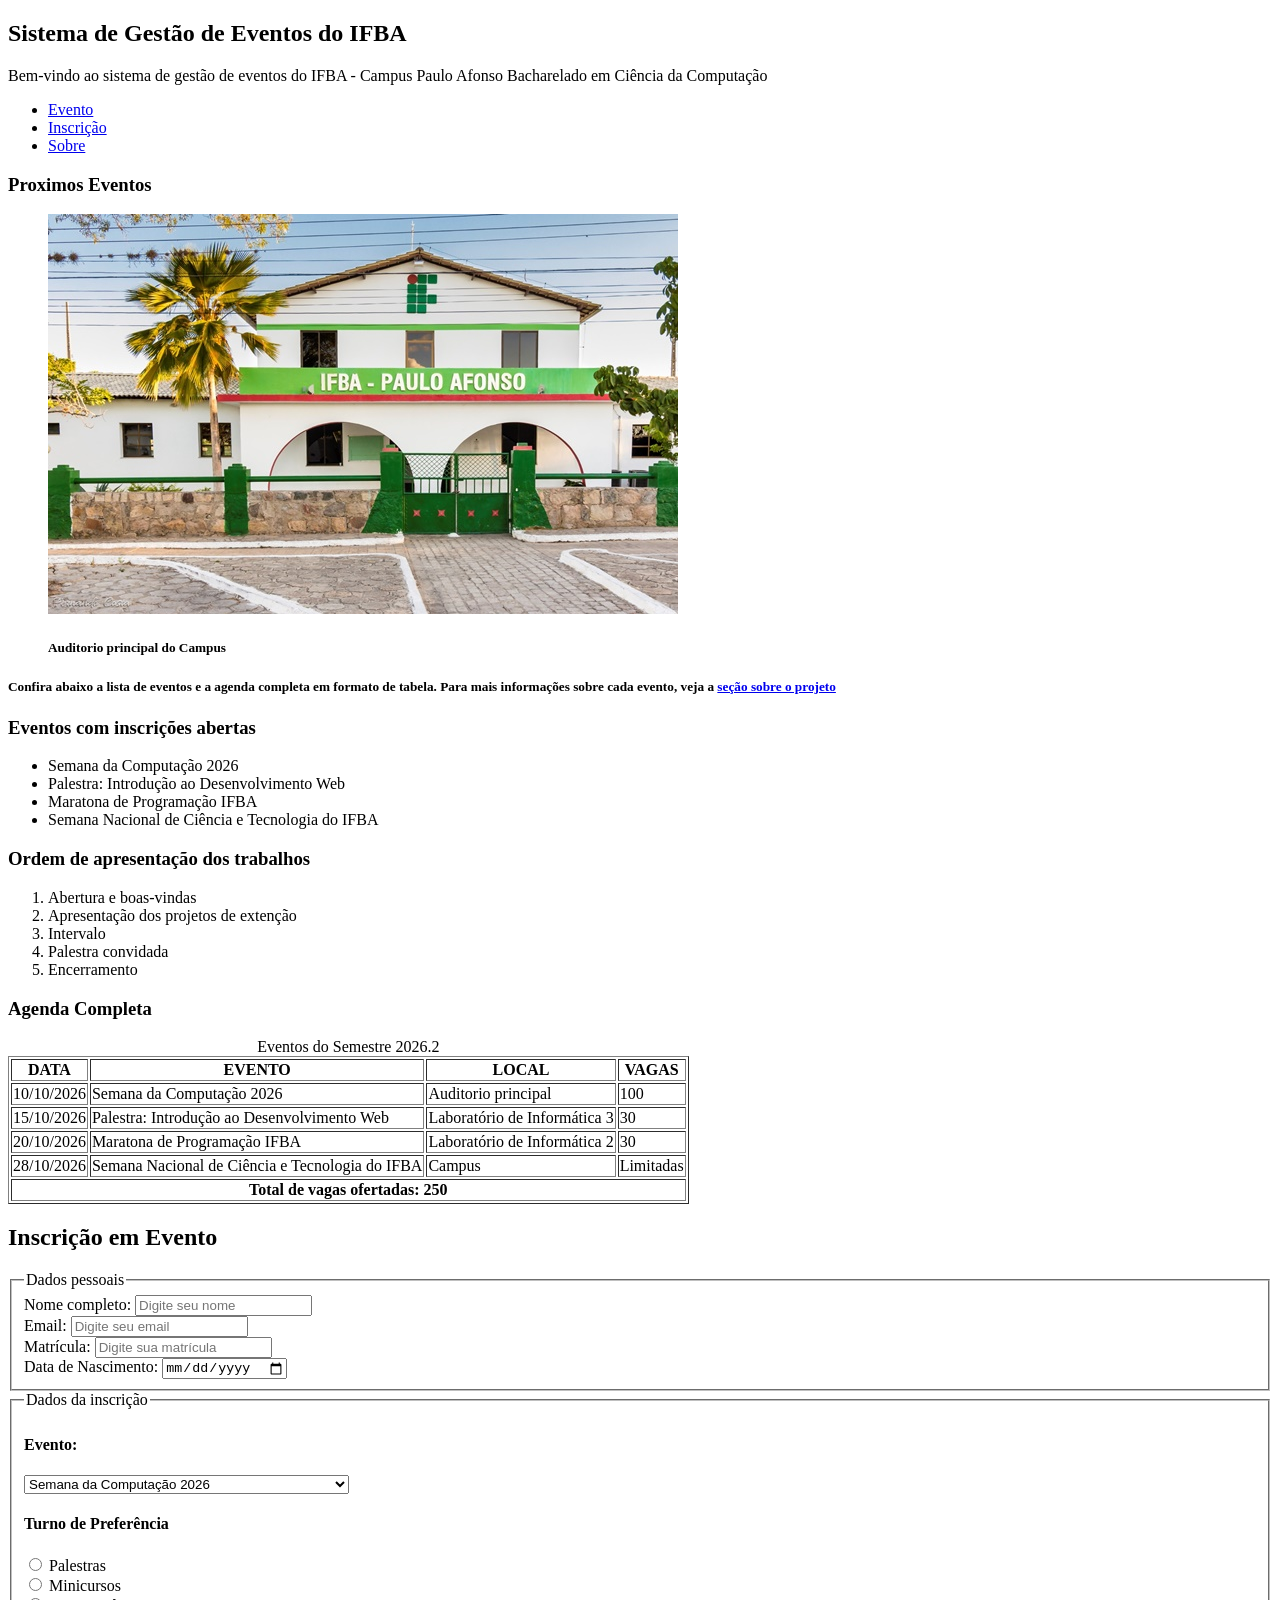
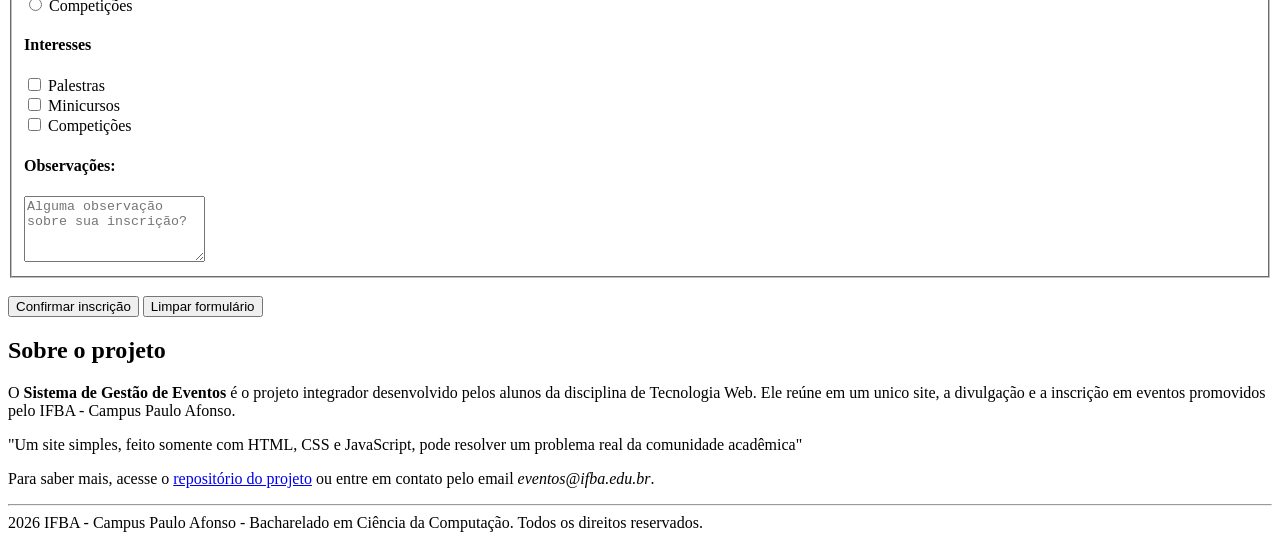
<file: atividades/index.html>
<!DOCTYPE html>
<html lang="pt-br">
<head>
    <meta charset="UTF-8">
    <meta name="viewport" content="width=device-width, initial-scale=1.0">
    <title>Formulários e Tabelas</title>
</head>
<body>

    <h2>Sistema de Gestão de Eventos do IFBA</h2>
    <p>Bem-vindo ao sistema de gestão de eventos do IFBA - Campus Paulo Afonso
        Bacharelado em Ciência da Computação</p>

        <ul>
            <li><a href="#">Evento</a></li>
            <li><a href="#">Inscrição</a></li>
            <li><a href="#">Sobre</a></li>
        </ul>


    <h3>Proximos Eventos</h3>
    <figure class="container-imagem">
        <img src="faixada-ifba.jpg" alt="Faixada do IFBA">
        <h5>Auditorio principal do Campus</h5>
    </figure>

    <h5>Confira abaixo a lista de eventos e a agenda completa em formato de tabela.
        Para mais informações sobre cada evento, veja a 
        <a href="#">seção sobre o projeto</a>
    </h5>


    <h3>Eventos com inscrições abertas</h3>
    <ul>
        <li>Semana da Computação 2026</li>
        <li>Palestra: Introdução ao Desenvolvimento Web</li>
        <li>Maratona de Programação IFBA</li>
        <li>Semana Nacional de Ciência e Tecnologia do IFBA</li>
    </ul>

    <h3>Ordem de apresentação dos trabalhos</h3>
    <ol>
        <li>Abertura e boas-vindas</li>
        <li>Apresentação dos projetos de extenção</li>
        <li>Intervalo</li>
        <li>Palestra convidada</li>
        <li>Encerramento</li>
    </ol>

    <h3>Agenda Completa</h3>
    <table border="1">
    <caption>Eventos do Semestre 2026.2</caption>

    <thead>
        <tr>
            <th>DATA</th>
            <th>EVENTO</th>
            <th>LOCAL</th>
            <th>VAGAS</th>
        </tr>
    </thead>

    <tbody>
        <tr>
            <td>10/10/2026</td>
            <td>Semana da Computação 2026</td>
            <td>Auditorio principal</td>
            <td>100</td>
        </tr>

        <tr>
            <td>15/10/2026</td>
            <td>Palestra: Introdução ao Desenvolvimento Web</td>
            <td>Laboratório de Informática 3</td>
            <td>30</td>
        </tr>

        <tr>
            <td>20/10/2026</td>
            <td>Maratona de Programação IFBA</td>
            <td>Laboratório de Informática 2</td>
            <td>30</td>
        </tr>

        <tr>
            <td>28/10/2026</td>
            <td>Semana Nacional de Ciência e Tecnologia do IFBA</td>
            <td>Campus</td>
            <td>Limitadas</td>
        </tr>
    </tbody>

    <tfoot>
        <tr>
            <th colspan="4">Total de vagas ofertadas: 250</th>
        </tr>
    </tfoot>
    </table>


    <h2>Inscrição em Evento</h2>
    <form action="destino.html" method="post">
        <fieldset>
        <legend>Dados pessoais</legend>

        <div class="campo">
        <label>Nome completo:</label>
        <input type="text" placeholder="Digite seu nome">
        </div>
        
        <div class="campo">
        <label>Email:</label>
        <input type="email" placeholder="Digite seu email">
        </div>
       
        <div class="campo">
        <label>Matrícula:</label>
        <input type="text" placeholder="Digite sua matrícula">
        </div>
        
        <div class="campo">
        <label>Data de Nascimento:</label>
        <input type="date" placeholder="Digite sua data de nascimento">
        </div>
        </fieldset>
        
        <fieldset>
        <legend>Dados da inscrição</legend>

        <h4>Evento:</h4>
        <select name="evento" id="evento">
            <option value="semana-computacao">Semana da Computação 2026</option>
            <option value="palestra-web">Palestra: Introdução ao Desenvolvimento Web</option>
            <option value="maratona-programacao">Maratona de Programação IFBA</option>
            <option value="semana-ciencia-tecnologia">Semana Nacional de Ciência e Tecnologia do IFBA</option>
        </select>

        <h4>Turno de Preferência</h4>
        <input type="radio" id="interesses" name="interesses" value="Palestras"> Palestras <br>
        <input type="radio" id="interesses" name="interesses" value="Minicursos"> Minicursos <br>
        <input type="radio" id="interesses" name="interesses" value="Competicoes"> Competições <br>
        
        <h4>Interesses</h4>
        <input type="checkbox" id="interesses" name="interesses" value="Palestras"> Palestras <br>
        <input type="checkbox" id="interesses" name="interesses" value="Minicursos"> Minicursos <br>
        <input type="checkbox" id="interesses" name="interesses" value="Competicoes"> Competições <br>
    
        <div class="campo">
        <label><h4>Observações:</h4></label>
        <textarea rows="4" placeholder="Alguma observação sobre sua inscrição?"></textarea>
        </div>
        </fieldset>
    
        <br><button type="submit">Confirmar inscrição</button>
        <button type="reset">Limpar formulário</button>
    </form>

    <h2>Sobre o projeto</h2>
    <p>O <b>Sistema de Gestão de Eventos</b> é o projeto integrador desenvolvido pelos alunos da disciplina de Tecnologia Web.
    Ele reúne em um unico site, a divulgação e a inscrição em eventos promovidos pelo IFBA - Campus Paulo Afonso.
    <p>"Um site simples, feito somente com HTML, CSS e JavaScript, pode resolver um problema real da comunidade acadêmica"</p>
    <p>Para saber mais, acesse o <a href="#">repositório do projeto</a> ou entre em contato pelo email <i>eventos@ifba.edu.br</i>.</p>

    <hr>
    2026 IFBA - Campus Paulo Afonso - Bacharelado em Ciência da Computação. Todos os direitos reservados.

</body>
</html>
</file>
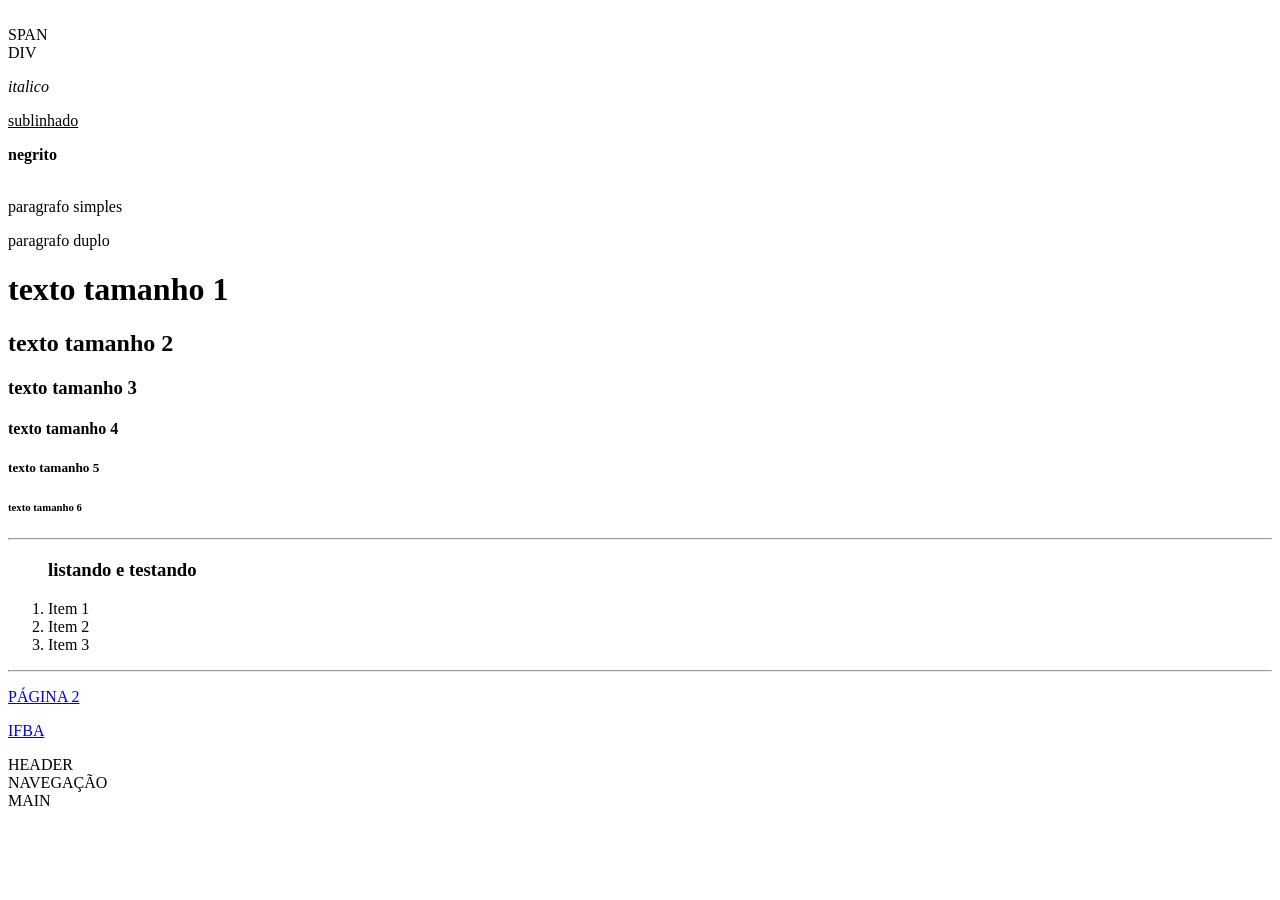
<file: aula1/index.html>
<!DOCTYPE html>
<html lang="pt-br">
<head>
    <meta charset="UTF-8">
    <meta name="viewport" content="width=device-width, initial-scale=1.0">
    <title>aula 01</title>
</head>
<br>
    <span> SPAN </span>
    <div> DIV </div>

    <p><i> italico </i></p>
    <p><u> sublinhado </u></p>
    <p><b> negrito </b></p>

    <br> paragrafo simples</br>
    <p> paragrafo duplo</p>

        <h1> texto tamanho 1 </h1>
        <h2> texto tamanho 2 </h2>
        <h3> texto tamanho 3 </h3>
        <h4> texto tamanho 4 </h4>
        <h5> texto tamanho 5 </h5>
        <h6> texto tamanho 6 </h6>

        <hr> 
        <ol>
            <h3>listando e testando</h3>
            <li>Item 1</li>
            <li>Item 2</li>
            <li>Item 3</li>
        </ol>
        <hr>

       <p><a href="page2.html"> PÁGINA 2 </a></p>
       <p><a href="https://www.ifba.edu.br"> IFBA </a></p>

       <header> HEADER </header>
       <nav> NAVEGAÇÃO </nav>
       <main> MAIN 
        <section></section>
       </main>

       
    
</body>
</html>
</file>
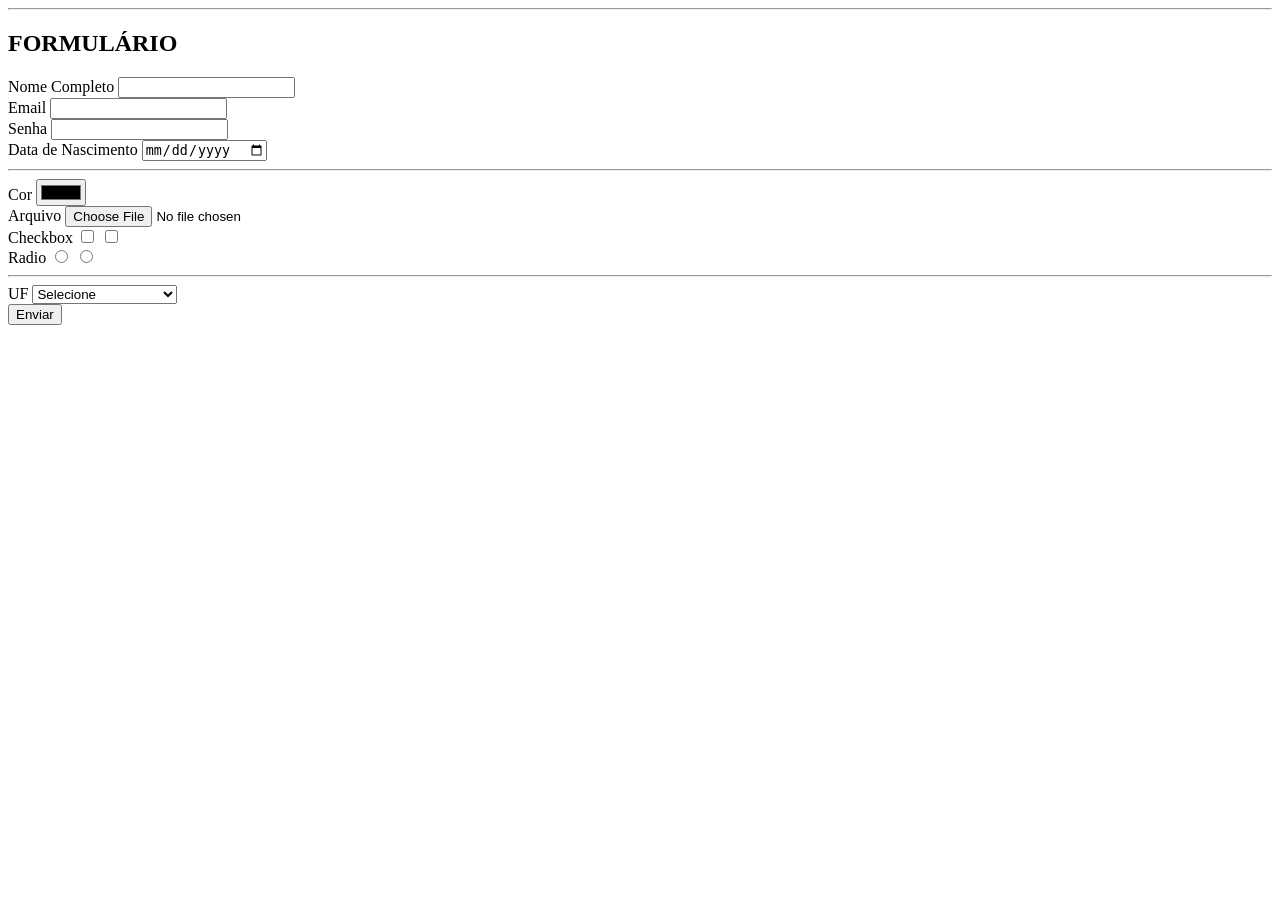
<file: formulario/index.html>
<!DOCTYPE html>
<hr lang="pt-br">
<head>
    <meta charset="UTF-8">
    <meta name="viewport" content="width=device-width, initial-scale=1.0">
    <title>Aula Forms</title>
</head>
<body>

    <h2>FORMULÁRIO</h2>
    
    <form action="destino.html" method="post">

        <label for="nome">Nome Completo</label> 
        <input type="text" id="nome" name="nome" required> <br>

        <label for="email">Email</label> 
        <input type="email" id="email" name="email" required> <br>

        <label for="senha">Senha</label> 
        <input type="password" id="senha" name="senha" required> <br>

        <label for="nascimento">Data de Nascimento</label> 
        <input type="date" id="nascimento" name="nascimento" required> <br>

        <hr>
        <label for="cor">Cor</label> 
        <input type="color" id="cor" name="cor" required> <br>

        <label for="file">Arquivo</label> 
        <input type="file" id="file" name="file" required> <br></form></body>
        </hr>

        <label for="termos">Checkbox</label> 
        <input type="checkbox" id="termos" name="termos" required> 
        <input type="checkbox" id="termos" name="termos" required> <br>
        
        <label for="radio">Radio</label> 
        <input type="radio" id="radio" name="radio" required> 
        <input type="radio" id="radio" name="radio" required> <br>

        <hr>
        <label for="uf">UF</label>
        <select id="uf" name="uf" required>
            <option value="">Selecione</option>
            <option value="AC">Acre</option>
            <option value="AL">Alagoas</option>
            <option value="AP">Amapá</option>
            <option value="AM">Amazonas</option>
            <option value="BA">Bahia</option>
            <option value="CE">Ceará</option>
            <option value="DF">Distrito Federal</option>
            <option value="ES">Espírito Santo</option>
            <option value="GO">Goiás</option>
            <option value="MA">Maranhão</option>
            <option value="MT">Mato Grosso</option>
            <option value="MS">Mato Grosso do Sul</option>
            <option value="MG">Minas Gerais</option>
            <option value="PA">Pará</option>
            <option value="PB">Paraíba</option>
            <option value="PR">Paraná</option>
            <option value="PE">Pernambuco</option>
            <option value="PI">Piauí</option>
            <option value="RJ">Rio de Janeiro</option>
            <option value="RN">Rio Grande do Norte</option>
            <option value="RS">Rio Grande do Sul</option>
            <option value="RO">Rondônia</option>
            <option value="RR">Roraima</option>
            <option value="SC">Santa Catarina</option>
            <option value="SP">São Paulo</option>
            <option value="SE">Sergipe</option>
            <option value="TO">Tocantins</option>
        </select><br>

        <button type="submit">Enviar</button>
    </form>


</body>
</html>
</file>
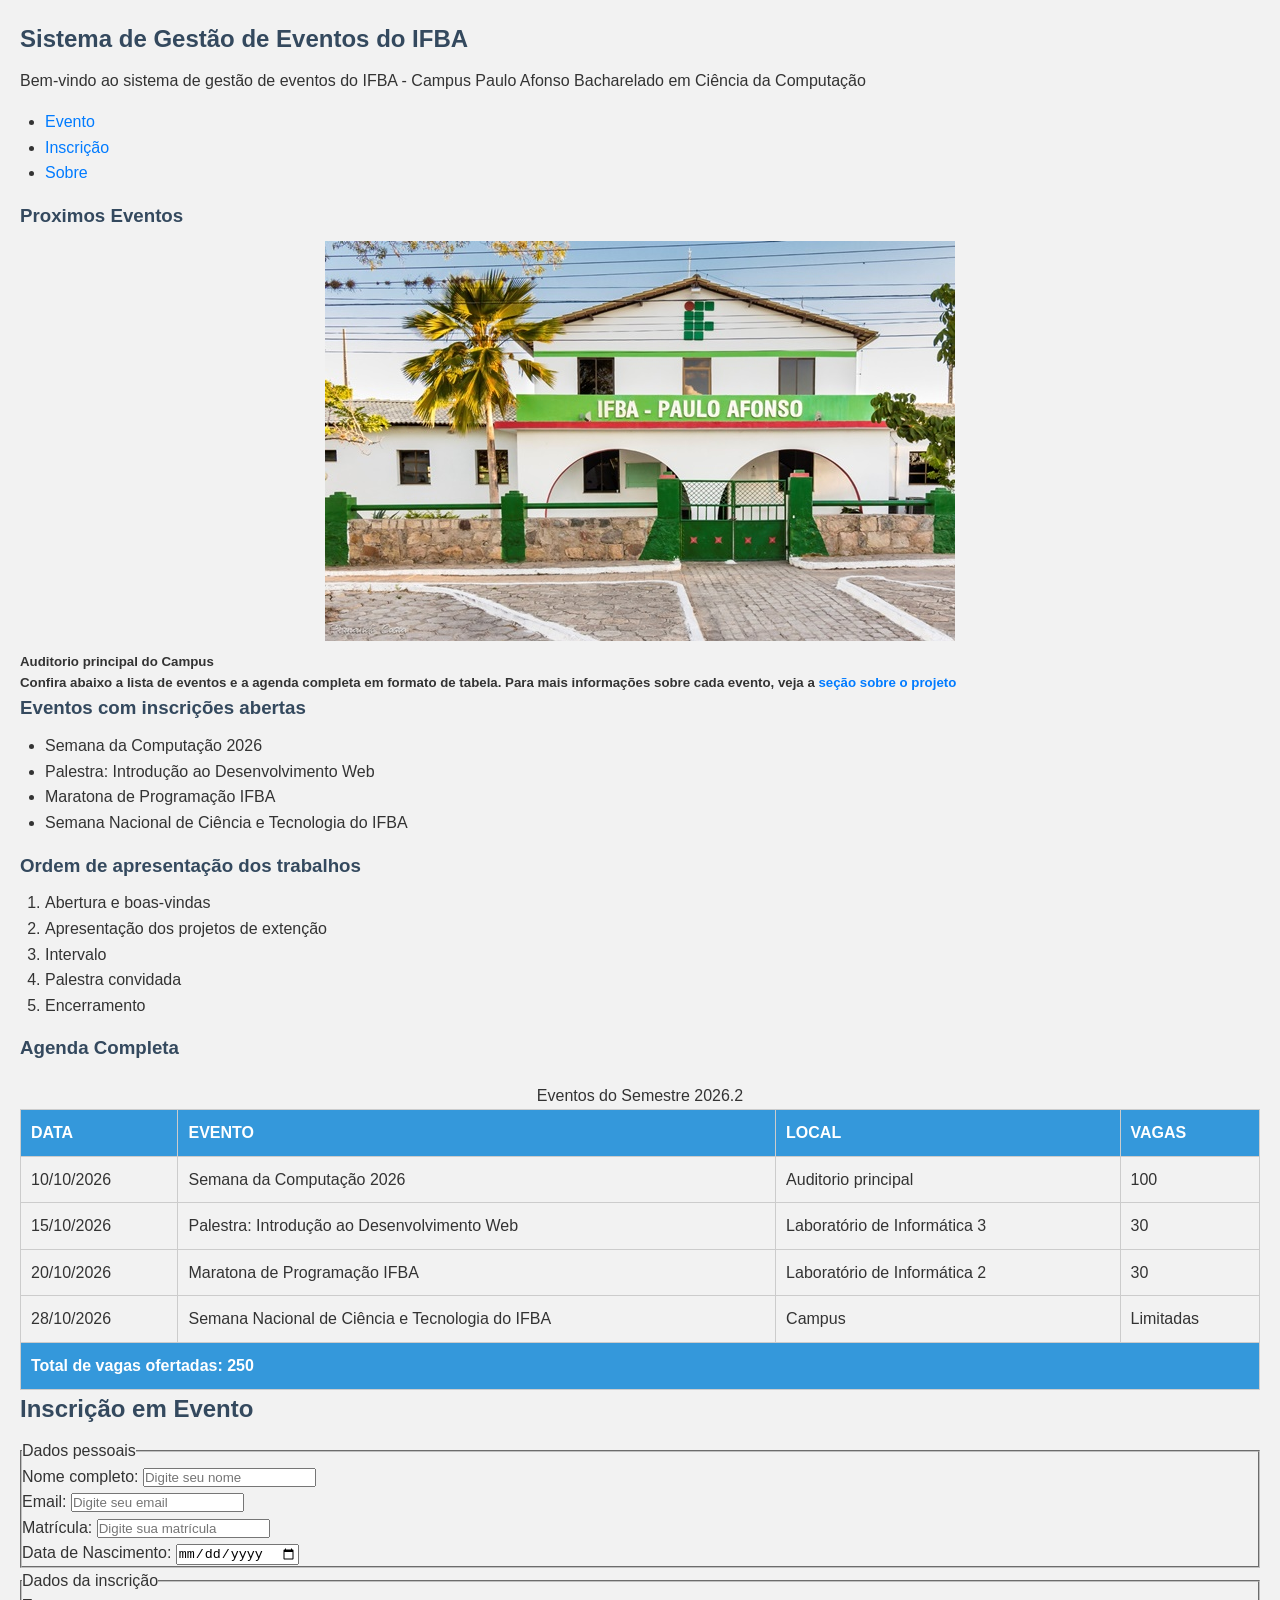
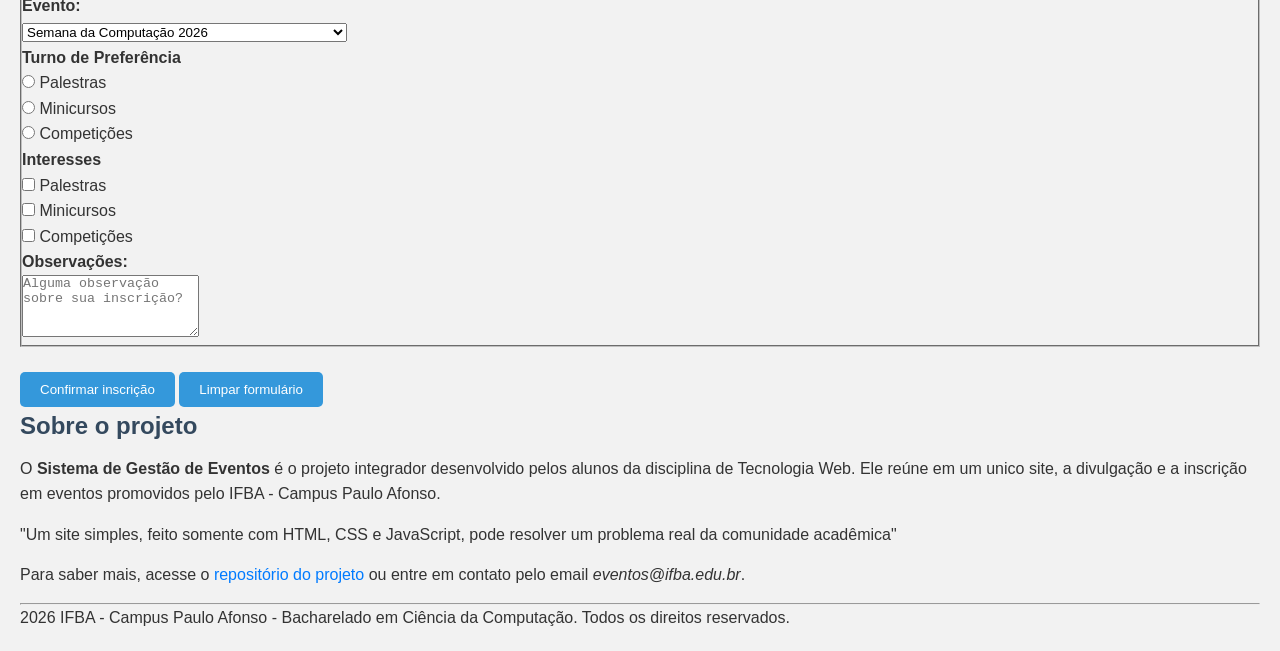
<file: atividades/att1/index.html>
<!DOCTYPE html>
<html lang="pt-br">
<head>
    <link rel="stylesheet" href="style.css">
    <meta charset="UTF-8">
    <meta name="viewport" content="width=device-width, initial-scale=1.0">
    <title>Formulários e Tabelas</title>
</head>
<body>

    <h2>Sistema de Gestão de Eventos do IFBA</h2>
    <p>Bem-vindo ao sistema de gestão de eventos do IFBA - Campus Paulo Afonso
        Bacharelado em Ciência da Computação</p>

        <ul>
            <li><a href="#">Evento</a></li>
            <li><a href="#">Inscrição</a></li>
            <li><a href="#">Sobre</a></li>
        </ul>


    <h3>Proximos Eventos</h3>
    <figure class="container-imagem">
        <img src="faixada-ifba.jpg" alt="Faixada do IFBA">
        <h5>Auditorio principal do Campus</h5>
    </figure>

    <h5>Confira abaixo a lista de eventos e a agenda completa em formato de tabela.
        Para mais informações sobre cada evento, veja a 
        <a href="#">seção sobre o projeto</a>
    </h5>


    <h3>Eventos com inscrições abertas</h3>
    <ul>
        <li>Semana da Computação 2026</li>
        <li>Palestra: Introdução ao Desenvolvimento Web</li>
        <li>Maratona de Programação IFBA</li>
        <li>Semana Nacional de Ciência e Tecnologia do IFBA</li>
    </ul>

    <h3>Ordem de apresentação dos trabalhos</h3>
    <ol>
        <li>Abertura e boas-vindas</li>
        <li>Apresentação dos projetos de extenção</li>
        <li>Intervalo</li>
        <li>Palestra convidada</li>
        <li>Encerramento</li>
    </ol>

    <h3>Agenda Completa</h3>
    <table border="1">
    <caption>Eventos do Semestre 2026.2</caption>

    <thead>
        <tr>
            <th>DATA</th>
            <th>EVENTO</th>
            <th>LOCAL</th>
            <th>VAGAS</th>
        </tr>
    </thead>

    <tbody>
        <tr>
            <td>10/10/2026</td>
            <td>Semana da Computação 2026</td>
            <td>Auditorio principal</td>
            <td>100</td>
        </tr>

        <tr>
            <td>15/10/2026</td>
            <td>Palestra: Introdução ao Desenvolvimento Web</td>
            <td>Laboratório de Informática 3</td>
            <td>30</td>
        </tr>

        <tr>
            <td>20/10/2026</td>
            <td>Maratona de Programação IFBA</td>
            <td>Laboratório de Informática 2</td>
            <td>30</td>
        </tr>

        <tr>
            <td>28/10/2026</td>
            <td>Semana Nacional de Ciência e Tecnologia do IFBA</td>
            <td>Campus</td>
            <td>Limitadas</td>
        </tr>
    </tbody>

    <tfoot>
        <tr>
            <th colspan="4">Total de vagas ofertadas: 250</th>
        </tr>
    </tfoot>
    </table>


    <h2>Inscrição em Evento</h2>
    <form action="destino.html" method="post">
        <fieldset>
        <legend>Dados pessoais</legend>

        <div class="campo">
        <label>Nome completo:</label>
        <input type="text" placeholder="Digite seu nome">
        </div>
        
        <div class="campo">
        <label>Email:</label>
        <input type="email" placeholder="Digite seu email">
        </div>
       
        <div class="campo">
        <label>Matrícula:</label>
        <input type="text" placeholder="Digite sua matrícula">
        </div>
        
        <div class="campo">
        <label>Data de Nascimento:</label>
        <input type="date" placeholder="Digite sua data de nascimento">
        </div>
        </fieldset>
        
        <fieldset>
        <legend>Dados da inscrição</legend>

        <h4>Evento:</h4>
        <select name="evento" id="evento">
            <option value="semana-computacao">Semana da Computação 2026</option>
            <option value="palestra-web">Palestra: Introdução ao Desenvolvimento Web</option>
            <option value="maratona-programacao">Maratona de Programação IFBA</option>
            <option value="semana-ciencia-tecnologia">Semana Nacional de Ciência e Tecnologia do IFBA</option>
        </select>

        <h4>Turno de Preferência</h4>
        <input type="radio" id="interesses" name="interesses" value="Palestras"> Palestras <br>
        <input type="radio" id="interesses" name="interesses" value="Minicursos"> Minicursos <br>
        <input type="radio" id="interesses" name="interesses" value="Competicoes"> Competições <br>
        
        <h4>Interesses</h4>
        <input type="checkbox" id="interesses" name="interesses" value="Palestras"> Palestras <br>
        <input type="checkbox" id="interesses" name="interesses" value="Minicursos"> Minicursos <br>
        <input type="checkbox" id="interesses" name="interesses" value="Competicoes"> Competições <br>
    
        <div class="campo">
        <label><h4>Observações:</h4></label>
        <textarea rows="4" placeholder="Alguma observação sobre sua inscrição?"></textarea>
        </div>
        </fieldset>
    
        <br><button type="submit">Confirmar inscrição</button>
        <button type="reset">Limpar formulário</button>
    </form>

    <h2>Sobre o projeto</h2>
    <p>O <b>Sistema de Gestão de Eventos</b> é o projeto integrador desenvolvido pelos alunos da disciplina de Tecnologia Web.
    Ele reúne em um unico site, a divulgação e a inscrição em eventos promovidos pelo IFBA - Campus Paulo Afonso.
    <p>"Um site simples, feito somente com HTML, CSS e JavaScript, pode resolver um problema real da comunidade acadêmica"</p>
    <p>Para saber mais, acesse o <a href="#">repositório do projeto</a> ou entre em contato pelo email <i>eventos@ifba.edu.br</i>.</p>

    <hr>
    2026 IFBA - Campus Paulo Afonso - Bacharelado em Ciência da Computação. Todos os direitos reservados.

</body>
</html>
</file>
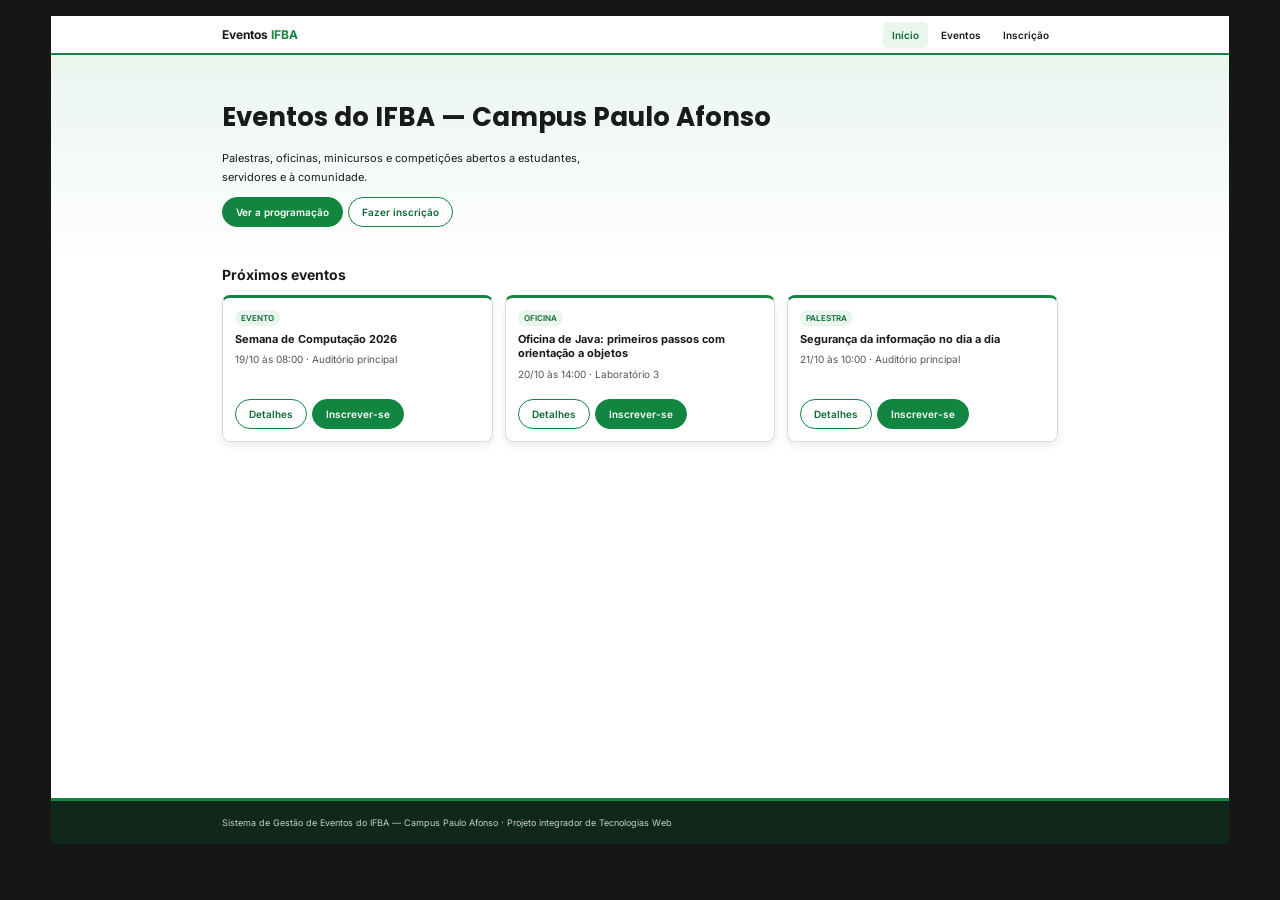
<file: atividades/att2/index.html>
<!DOCTYPE html>
<html lang="pt-br">
<head>
    <link rel="stylesheet" href="style.css">
    <meta charset="UTF-8">
    <meta name="viewport" content="width=device-width, initial-scale=1.0">
    <title>Eventos IFBA - campus Paulo Afonso</title>

    <link rel="stylesheet" href="style.css">

    <link rel="stylesheet" href="https://fonts.googleapis.com/css2?family=Inter:wght@400;500;600;700&family=Poppins:wght@700&display=swap"/>

</head>
<body>
     <div class="site">

        <header class="cabecalho">
            <div class="logo">
                Eventos <span>IFBA</span>
            </div>

            <nav class="menu">
                <a href="#" class="ativo">Início</a> 
                <a href="#eventos">Eventos</a>
                <a href="#inscricao">Inscrição</a>
            </nav>
        </header>

        <main>
            <section class="apresentacao">
                <h1>Eventos do IFBA — Campus Paulo Afonso</h1>

                <p>
                    Palestras, oficinas, minicursos e competições abertos a estudantes,
                    <br class="quebra">
                    servidores e à comunidade.
                </p>

                <div class="botoes">
                    <a href="#eventos" class="botao preenchido">
                        Ver a programação
                    </a>

                    <a href="#inscricao" class="botao contorno">
                        Fazer inscrição
                    </a>
                </div>
            </section>

            <section class="eventos" id="eventos">
                <h2>Próximos eventos</h2>

                <div class="lista-eventos">

                    <article class="card">
                        <span class="categoria">EVENTO</span>

                        <h3>Semana de Computação 2026</h3>

                        <p class="informacoes">
                            19/10 às 08:00 · Auditório principal
                        </p>

                        <div class="acoes">
                            <a href="#detalhes1" class="botao contorno">
                                Detalhes
                            </a>

                            <a href="#inscricao" class="botao preenchido">
                                Inscrever-se
                            </a>
                        </div>
                    </article>

                    <article class="card">
                        <span class="categoria">OFICINA</span>

                        <h3>Oficina de Java: primeiros passos com orientação a objetos</h3>

                        <p class="informacoes">
                            20/10 às 14:00 · Laboratório 3
                        </p>

                        <div class="acoes">
                            <a href="#detalhes2" class="botao contorno">
                                Detalhes
                            </a>

                            <a href="#inscricao" class="botao preenchido">
                                Inscrever-se
                            </a>
                        </div>
                    </article>

                    <article class="card">
                        <span class="categoria">PALESTRA</span>

                        <h3>Segurança da informação no dia a dia</h3>

                        <p class="informacoes">
                            21/10 às 10:00 · Auditório principal
                        </p>

                        <div class="acoes">
                            <a href="#detalhes3" class="botao contorno">
                                Detalhes
                            </a>

                            <a href="#inscricao" class="botao preenchido">
                                Inscrever-se
                            </a>
                        </div>
                    </article>

                </div>
            </section>
        </main>

        <footer class="rodape" id="inscricao">
            <p>
                Sistema de Gestão de Eventos do IFBA — Campus Paulo Afonso ·
                Projeto integrador de Tecnologias Web
            </p>
        </footer>

    </div>
</body>
</html>
</file>
<file: atividades/att1/style.css>
* {
    margin: 0;
    padding: 0;
    box-sizing: border-box;
}

body {
    font-family: Arial, sans-serif;
    background-color: #f2f2f2;
    color: #333;
    font-size: 16px;
    line-height: 1.6;
    padding: 20px;
}

h1 {
    color: #2c3e50;
    text-align: center;
    margin-bottom: 20px;
}

h2, h3 {
    color: #34495e;
    margin-bottom: 10px;
}

p {
    margin-bottom: 15px;
}

a {
    color: #007bff;
    text-decoration: none;
}

a:hover {
    text-decoration: underline;
}

img {
    max-width: 100%;
    height: auto;
    display: block;
    margin: 10px auto;
}

ul, ol {
    margin-left: 25px;
    margin-bottom: 15px;
}

table {
    width: 100%;
    border-collapse: collapse;
    margin-top: 20px;
}

th, td {
    border: 1px solid #ccc;
    padding: 10px;
    text-align: left;
}

th {
    background-color: #3498db;
    color: white;
}

button {
    background-color: #3498db;
    color: white;
    border: none;
    padding: 10px 20px;
    border-radius: 5px;
    cursor: pointer;
}

button:hover {
    background-color: #217dbb;
}
</file>
<file: atividades/att2/style.css>
:root {
    --verde: #128540;
    --verde-escuro: #0d6b32;
    --verde-claro: #eaf5ee;
    --cinza-borda: #d9d9d9;
    --cinza-texto: #555;
    --texto: #1a1a1a;

    --fonte: "Inter", system-ui, Arial, sans-serif;
    --fonte-titulo: "Poppins", "Segoe UI", Arial, sans-serif;
}

* {
    margin: 0;
    padding: 0;
    box-sizing: border-box;
}

html {
    scroll-behavior: smooth;
}

body {
    background-color: #161616;
    color: var(--texto);
    font-family: var(--fonte);
    font-size: 14px;
}

.site {
    width: 92%;
    max-width: 1200px;
    min-height: 92vh;
    margin: 16px auto 34px;
    background-color: white;
    display: flex;
    flex-direction: column;
}

.cabecalho {
    height: 39px;
    padding: 0 14.5%;
    display: flex;
    align-items: center;
    justify-content: space-between;
    border-bottom: 2px solid var(--verde);
    background-color: white;
}

.logo {
    font-size: 12px;
    font-weight: 700;
}

.logo span {
    color: var(--verde);
}

.menu {
    display: flex;
    align-items: center;
    gap: 4px;
}

.menu a {
    text-decoration: none;
    color: var(--texto);
    font-size: 10px;
    font-weight: 600;
    padding: 7px 9px;
    border-radius: 5px;
}

.menu a:hover,
.menu a.ativo {
    color: var(--verde-escuro);
    background-color: var(--verde-claro);
}

main {
    flex: 1;
}

.apresentacao {
    padding: 44px 14.5% 0;
    min-height: 211px;
    background: linear-gradient(
        to bottom,
        var(--verde-claro),
        #ffffff
    );
}

.apresentacao h1 {
    font-family: var(--fonte-titulo);
    font-size: 26px;
    line-height: 1.4;
    margin-bottom: 14px;
    font-weight: 700;
}

.apresentacao p {
    color: var(--texto);
    font-size: 11px;
    line-height: 1.7;
    margin-bottom: 10px;
}

.botoes {
    display: flex;
    gap: 5px;
}

.botao {
    display: inline-flex;
    align-items: center;
    justify-content: center;
    min-height: 30px;
    padding: 7px 13px;
    border: 1px solid var(--verde);
    border-radius: 22px;
    text-decoration: none;
    font-size: 10px;
    font-weight: 600;
    white-space: nowrap;
    transition: 0.2s;
}

.preenchido {
    background-color: var(--verde);
    color: white;
}

.preenchido:hover {
    background-color: var(--verde-escuro);
}

.contorno {
    background-color: white;
    color: var(--verde-escuro);
}

.contorno:hover {
    background-color: var(--verde-claro);
}

.eventos {
    padding: 0 14.5% 35px;
}

.eventos h2 {
    font-size: 14px;
    font-weight: 700;
    margin-bottom: 12px;
}

.lista-eventos {
    display: grid;
    grid-template-columns: repeat(3, minmax(0, 1fr));
    gap: 12px;
}

.card {
    min-width: 0;
    min-height: 147px;
    padding: 12px;
    border: 1px solid var(--cinza-borda);
    border-top: 3px solid var(--verde);
    border-radius: 8px;
    box-shadow: 0 4px 8px rgba(0, 0, 0, 0.07);

    display: flex;
    flex-direction: column;
    align-items: flex-start;
}

.categoria {
    display: inline-block;
    padding: 3px 6px;
    margin-bottom: 6px;
    border-radius: 12px;
    background-color: var(--verde-claro);
    color: var(--verde-escuro);
    font-size: 8px;
    font-weight: 600;
}

.card h3 {
    font-size: 11px;
    line-height: 1.3;
    margin-bottom: 6px;
    font-weight: 700;
}

.informacoes {
    font-size: 10px;
    line-height: 1.4;
    color: var(--cinza-texto);
    margin-bottom: 10px;
}

.acoes {
    display: flex;
    gap: 5px;
    margin-top: auto;
}

.rodape {
    min-height: 46px;
    padding: 12px 14.5%;
    display: flex;
    align-items: center;
    background-color: #10271b;
    border-top: 3px solid var(--verde);
    color: #c8d2cc;
}

.rodape p {
    font-size: 9px;
    line-height: 1.5;
}

@media (max-width: 900px) {
    .cabecalho {
        padding: 0 6%;
    }

    .apresentacao,
    .eventos {
        padding-left: 6%;
        padding-right: 6%;
    }

    .apresentacao h1 {
        font-size: 23px;
    }

    .lista-eventos {
        grid-template-columns: repeat(2, minmax(0, 1fr));
    }

    .rodape {
        padding-left: 6%;
        padding-right: 6%;
    }
}

@media (max-width: 550px) {
    .site {
        width: 100%;
        min-height: 100vh;
        margin: 0;
    }

    .cabecalho {
        height: auto;
        min-height: 55px;
        padding: 10px 5%;
        gap: 8px;
        flex-wrap: wrap;
    }

    .menu a {
        font-size: 10px;
        padding: 7px;
    }

    .apresentacao {
        padding-top: 35px;
        padding-bottom: 25px;
    }

    .apresentacao h1 {
        font-size: 23px;
    }

    .quebra {
        display: none;
    }

    .eventos {
        padding-top: 10px;
    }

    .lista-eventos {
        grid-template-columns: 1fr;
    }

    .card {
        min-height: 145px;
    }

    .rodape {
        margin-top: 25px;
    }
}
</file>
